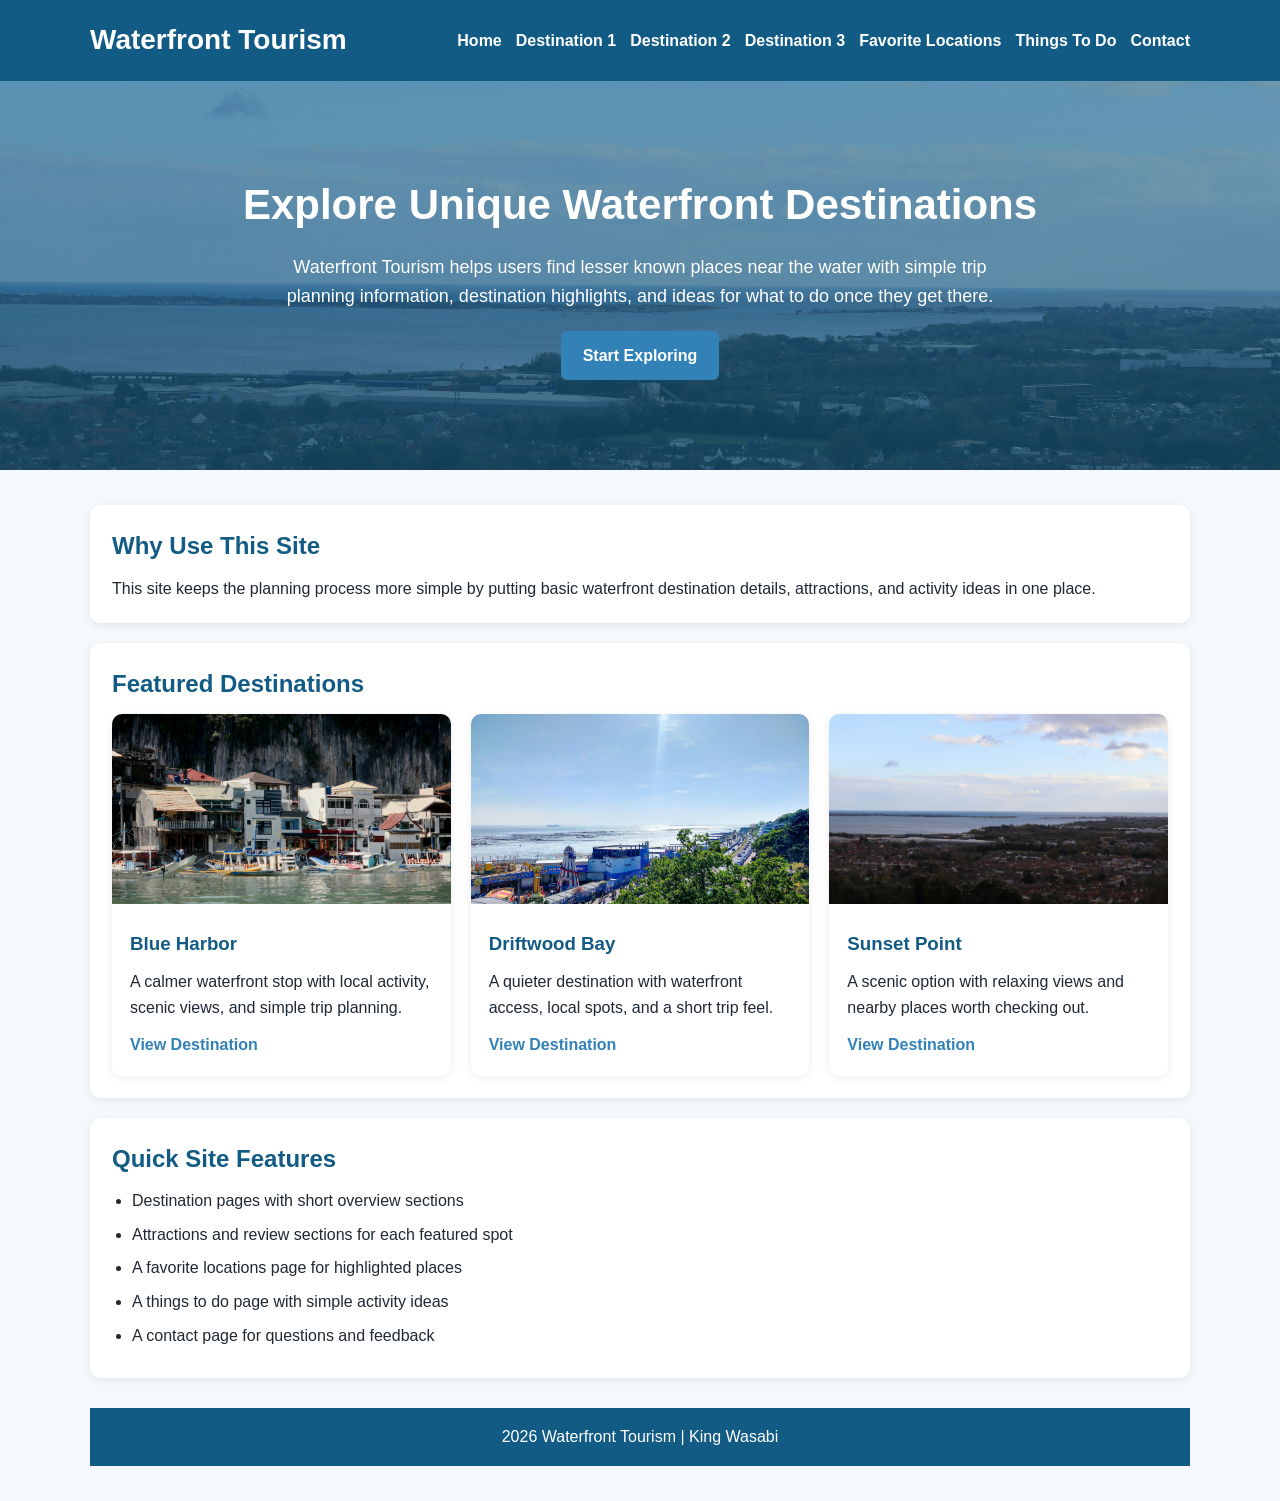
<file: index.html>
<!DOCTYPE html>
<html lang="en">
<head>
    <meta charset="UTF-8">
    <meta name="viewport" content="width=device-width, initial-scale=1.0">
    <title>Waterfront Tourism | Home</title>
    <link rel="stylesheet" href="css/styles.css">
</head>
<body>
    <header>
        <div class="container navbar">
            <div class="logo">Waterfront Tourism</div>
            <ul class="nav-links">
                <li><a href="index.html">Home</a></li>
                <li><a href="pages/destination1.html">Destination 1</a></li>
                <li><a href="pages/destination2.html">Destination 2</a></li>
                <li><a href="pages/destination3.html">Destination 3</a></li>
                <li><a href="pages/favorites.html">Favorite Locations</a></li>
                <li><a href="pages/things-to-do.html">Things To Do</a></li>
                <li><a href="pages/contact.html">Contact</a></li>
            </ul>
        </div>
    </header>

<section class="hero">
    <h1>Explore Unique Waterfront Destinations</h1>
    <p>
        Waterfront Tourism helps users find lesser known places near the water with simple trip
        planning information, destination highlights, and ideas for what to do once they get there.
    </p>
    <a href="pages/destination1.html" class="hero-button">Start Exploring</a>
</section>

<main class="container">
    <section class="section-box">
        <h2>Why Use This Site</h2>
        <p>
            This site keeps the planning process more simple by putting basic waterfront destination
            details, attractions, and activity ideas in one place.
        </p>
    </section>

    <section class="section-box">
        <h2>Featured Destinations</h2>
        <div class="card-grid">
            <div class="card">
                <img src="images/pexels-yogendras31.jpg" alt="Blue Harbor waterfront view">
                <div class="card-content">
                    <h3>Blue Harbor</h3>
                    <p>A calmer waterfront stop with local activity, scenic views, and simple trip planning.</p>
                    <a href="pages/destination1.html">View Destination</a>
                </div>
            </div>

            <div class="card">
                <img src="images/ryan-day.jpg" alt="Driftwood Bay waterfront view">
                <div class="card-content">
                    <h3>Driftwood Bay</h3>
                    <p>A quieter destination with waterfront access, local spots, and a short trip feel.</p>
                    <a href="pages/destination2.html">View Destination</a>
                </div>
            </div>

            <div class="card">
                <img src="images/tanya-barrow.jpg" alt="Sunset Point waterfront view">
                <div class="card-content">
                    <h3>Sunset Point</h3>
                    <p>A scenic option with relaxing views and nearby places worth checking out.</p>
                    <a href="pages/destination3.html">View Destination</a>
                </div>
            </div>
        </div>
    </section>

    <section class="section-box">
    <h2>Quick Site Features</h2>
    <ul class="info-list">
        <li>Destination pages with short overview sections</li>
        <li>Attractions and review sections for each featured spot</li>
        <li>A favorite locations page for highlighted places</li>
        <li>A things to do page with simple activity ideas</li>
        <li>A contact page for questions and feedback</li>
    </ul>
</section>

    <footer>
        <p>2026 Waterfront Tourism | King Wasabi</p>
    </footer>

    <script src="javascript/script.js"></script>
</body>
</html>
</file>
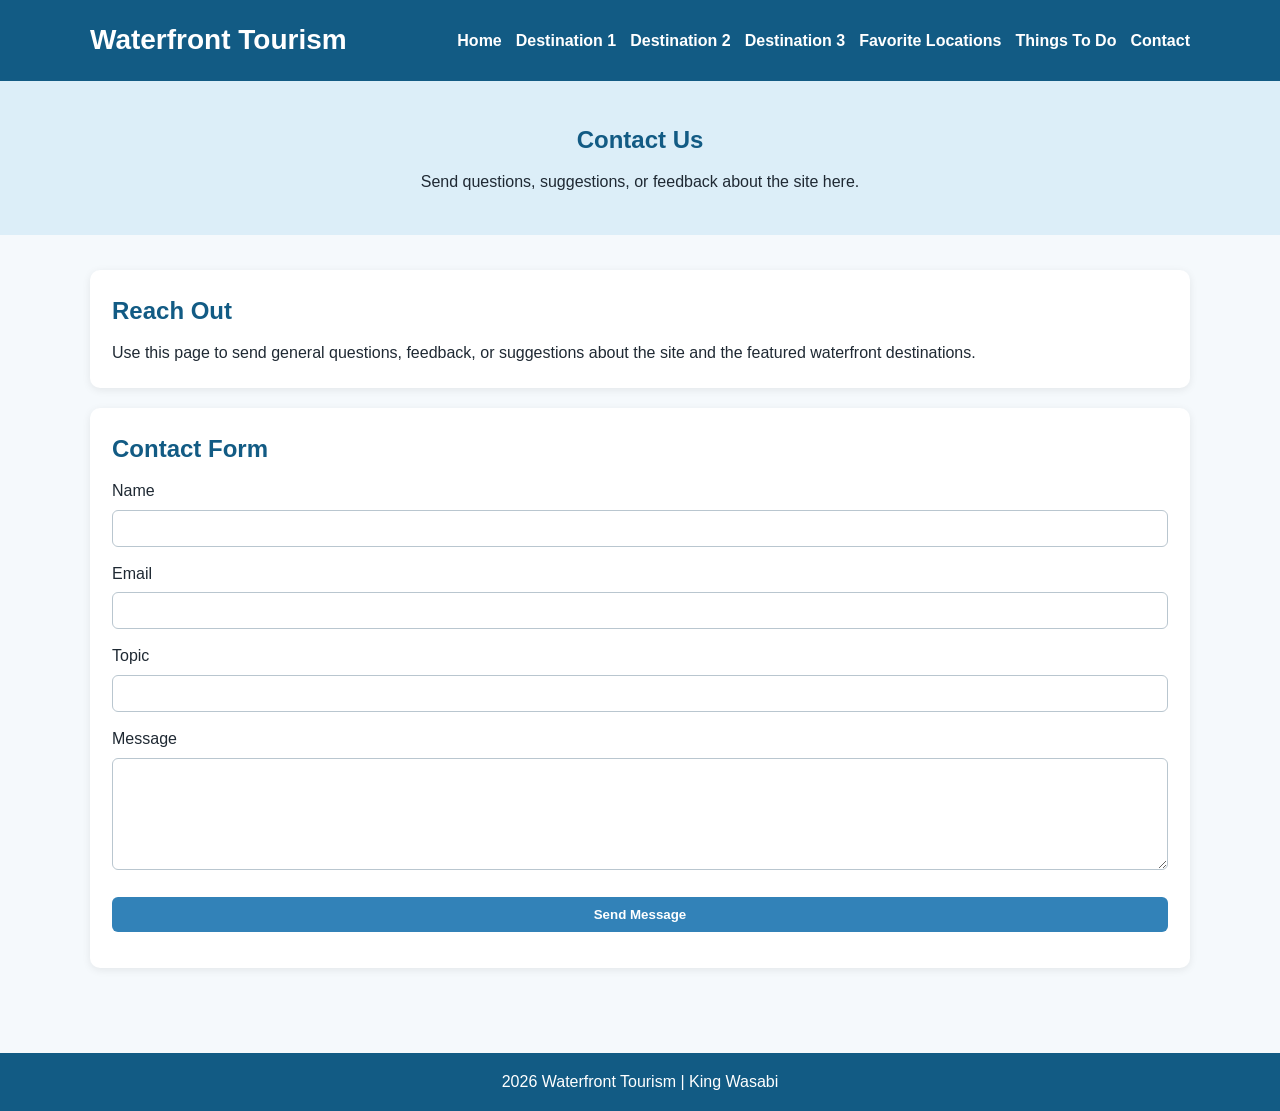
<file: pages/contact.html>
<!DOCTYPE html>
<html lang="en">
<head>
    <meta charset="UTF-8">
    <meta name="viewport" content="width=device-width, initial-scale=1.0">
    <title>Waterfront Tourism | Contact</title>
    <link rel="stylesheet" href="../css/styles.css">
</head>
<body>
    <header>
        <div class="container navbar">
            <div class="logo">Waterfront Tourism</div>
            <ul class="nav-links">
                <li><a href="../index.html">Home</a></li>
                <li><a href="destination1.html">Destination 1</a></li>
                <li><a href="destination2.html">Destination 2</a></li>
                <li><a href="destination3.html">Destination 3</a></li>
                <li><a href="favorites.html">Favorite Locations</a></li>
                <li><a href="things-to-do.html">Things To Do</a></li>
                <li><a href="contact.html">Contact</a></li>
            </ul>
        </div>
    </header>

    <section class="banner">
    <h1>Contact Us</h1>
    <p>Send questions, suggestions, or feedback about the site here.</p>
</section>

<main class="container">
    <section class="section-box">
    <h2>Reach Out</h2>
    <p>
        Use this page to send general questions, feedback, or suggestions about the site
        and the featured waterfront destinations.
    </p>
</section>

    <section class="section-box">
        <h2>Contact Form</h2>
        <form>
            <label for="name">Name</label>
            <input type="text" id="name" name="name" required>

            <label for="email">Email</label>
            <input type="email" id="email" name="email" required>

            <label for="topic">Topic</label>
            <input type="text" id="topic" name="topic" required>

            <label for="message">Message</label>
            <textarea id="message" name="message" rows="6" required></textarea>

            <button type="submit">Send Message</button>
        </form>
    </section>
</main>

    <footer>
        <p>2026 Waterfront Tourism | King Wasabi</p>
    </footer>

    <script src="../javascript/script.js"></script>
</body>
</html>
</file>
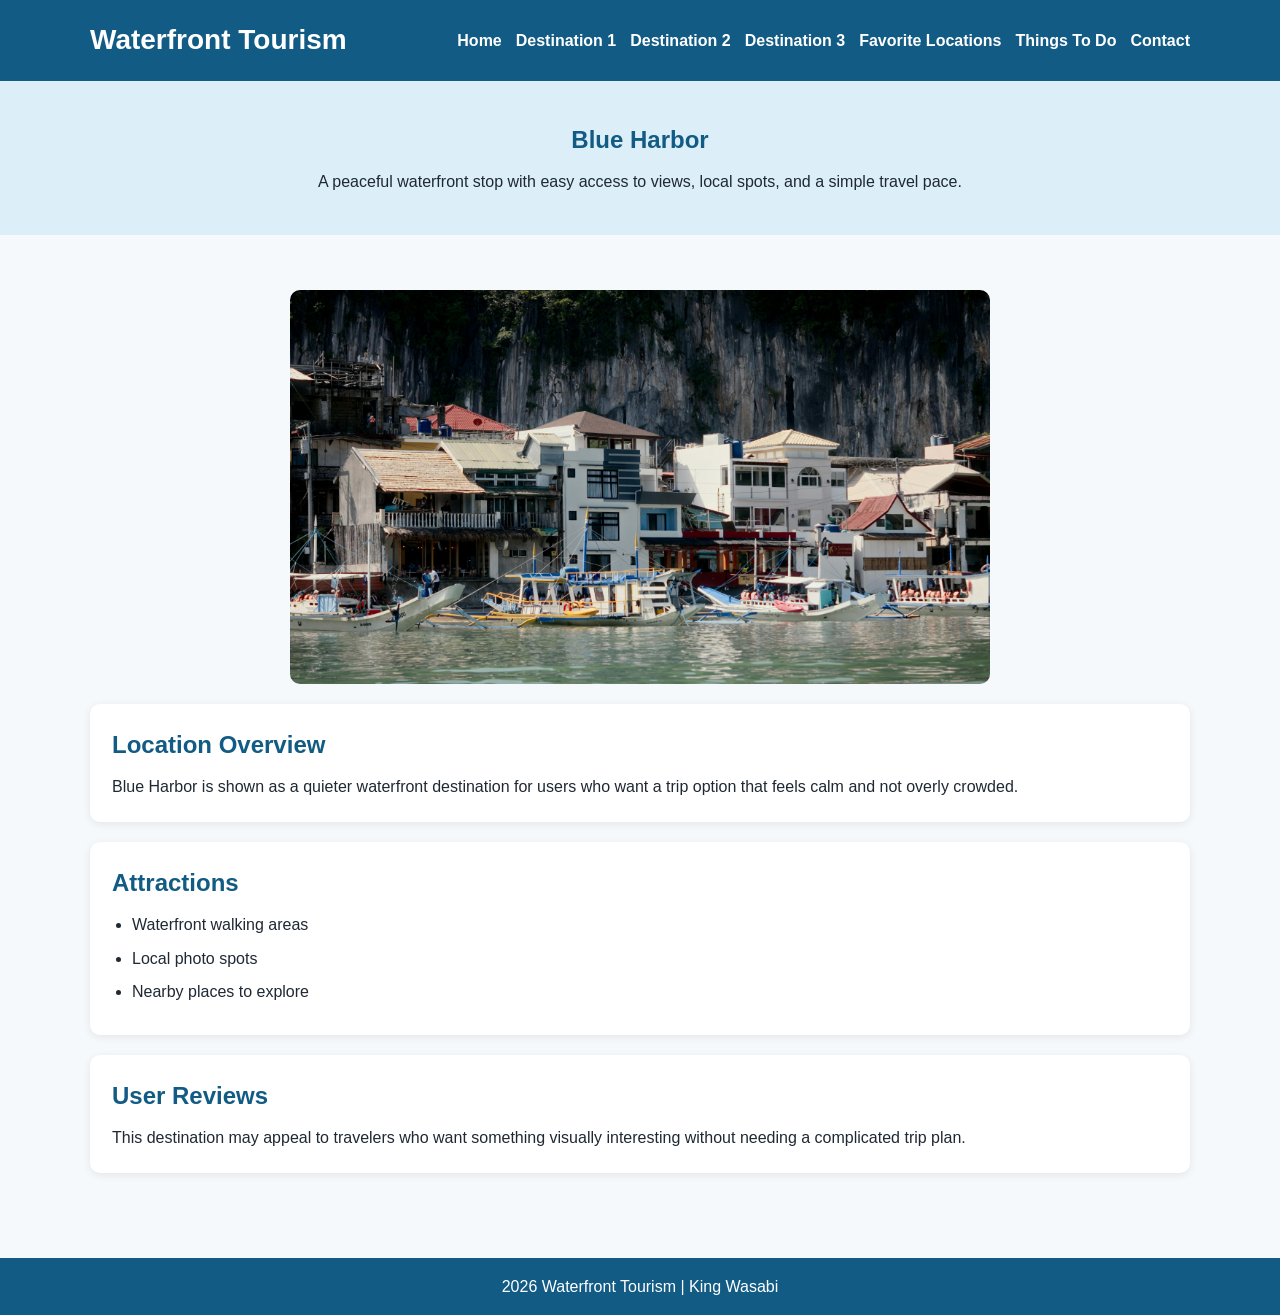
<file: pages/destination1.html>
<!DOCTYPE html>
<html lang="en">
<head>
    <meta charset="UTF-8">
    <meta name="viewport" content="width=device-width, initial-scale=1.0">
    <title>Waterfront Tourism | Destination 1</title>
    <link rel="stylesheet" href="../css/styles.css">
</head>
<body>
    <header>
        <div class="container navbar">
            <div class="logo">Waterfront Tourism</div>
            <ul class="nav-links">
                <li><a href="../index.html">Home</a></li>
                <li><a href="destination1.html">Destination 1</a></li>
                <li><a href="destination2.html">Destination 2</a></li>
                <li><a href="destination3.html">Destination 3</a></li>
                <li><a href="favorites.html">Favorite Locations</a></li>
                <li><a href="things-to-do.html">Things To Do</a></li>
                <li><a href="contact.html">Contact</a></li>
            </ul>
        </div>
    </header>

   <section class="banner">
    <h1>Blue Harbor</h1>
    <p>A peaceful waterfront stop with easy access to views, local spots, and a simple travel pace.</p>
</section>

<main class="container">
    <img class="page-image" src="../images/pexels-yogendras31.jpg" alt="Blue Harbor waterfront view">

    <section class="section-box">
        <h2>Location Overview</h2>
        <p>
            Blue Harbor is shown as a quieter waterfront destination for users who want a trip option
            that feels calm and not overly crowded.
        </p>
    </section>

    <section class="section-box">
        <h2>Attractions</h2>
        <ul class="info-list">
            <li>Waterfront walking areas</li>
            <li>Local photo spots</li>
            <li>Nearby places to explore</li>
        </ul>
    </section>

    <section class="section-box">
        <h2>User Reviews</h2>
        <p>
            This destination may appeal to travelers who want something visually interesting without
            needing a complicated trip plan.
        </p>
    </section>
</main>

    <footer>
        <p>2026 Waterfront Tourism | King Wasabi</p>
    </footer>

    <script src="../javascript/script.js"></script>
</body>
</html>
</file>
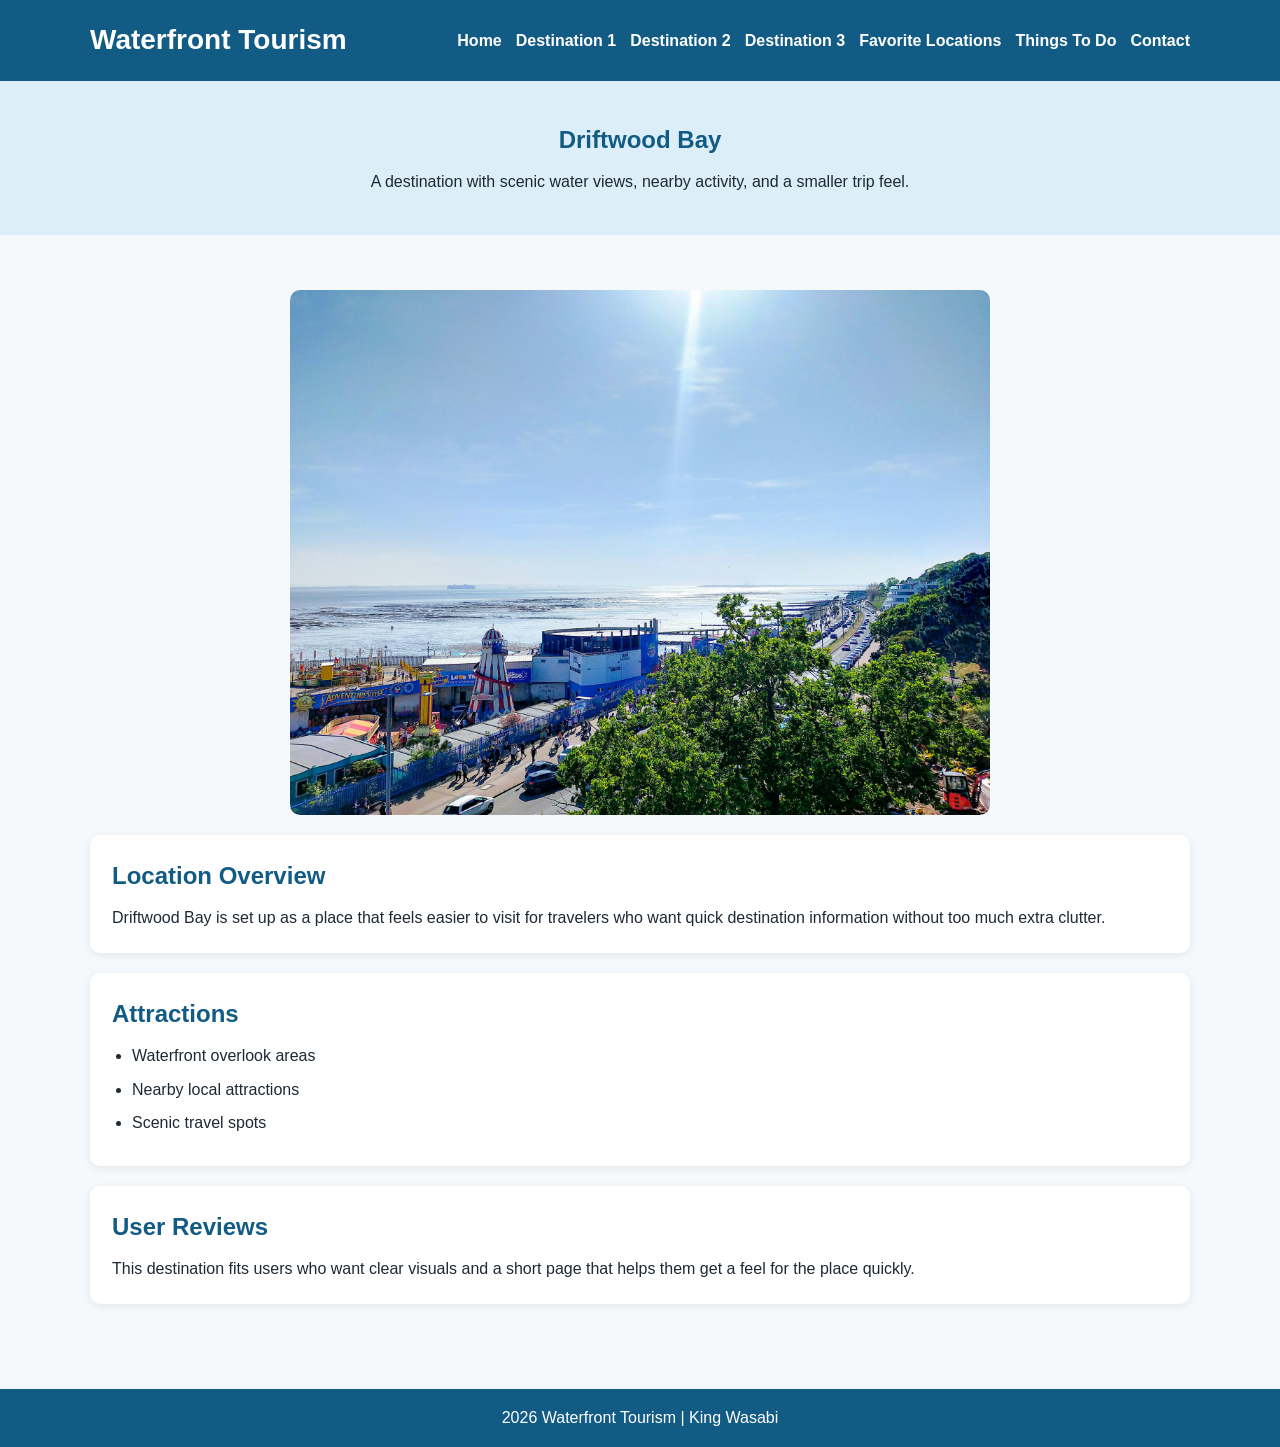
<file: pages/destination2.html>
<!DOCTYPE html>
<html lang="en">
<head>
    <meta charset="UTF-8">
    <meta name="viewport" content="width=device-width, initial-scale=1.0">
    <title>Waterfront Tourism | Destination 2</title>
    <link rel="stylesheet" href="../css/styles.css">
</head>
<body>
    <header>
        <div class="container navbar">
            <div class="logo">Waterfront Tourism</div>
            <ul class="nav-links">
                <li><a href="../index.html">Home</a></li>
                <li><a href="destination1.html">Destination 1</a></li>
                <li><a href="destination2.html">Destination 2</a></li>
                <li><a href="destination3.html">Destination 3</a></li>
                <li><a href="favorites.html">Favorite Locations</a></li>
                <li><a href="things-to-do.html">Things To Do</a></li>
                <li><a href="contact.html">Contact</a></li>
            </ul>
        </div>
    </header>

    <section class="banner">
    <h1>Driftwood Bay</h1>
    <p>A destination with scenic water views, nearby activity, and a smaller trip feel.</p>
</section>

<main class="container">
    <img class="page-image" src="../images/ryan-day.jpg" alt="Driftwood Bay waterfront view">

    <section class="section-box">
        <h2>Location Overview</h2>
        <p>
            Driftwood Bay is set up as a place that feels easier to visit for travelers who want
            quick destination information without too much extra clutter.
        </p>
    </section>

    <section class="section-box">
        <h2>Attractions</h2>
        <ul class="info-list">
            <li>Waterfront overlook areas</li>
            <li>Nearby local attractions</li>
            <li>Scenic travel spots</li>
        </ul>
    </section>

    <section class="section-box">
        <h2>User Reviews</h2>
        <p>
            This destination fits users who want clear visuals and a short page that helps them get a feel
            for the place quickly.
        </p>
    </section>
</main>

    <footer>
        <p>2026 Waterfront Tourism | King Wasabi</p>
    </footer>

    <script src="../javascript/script.js"></script>
</body>
</html>
</file>
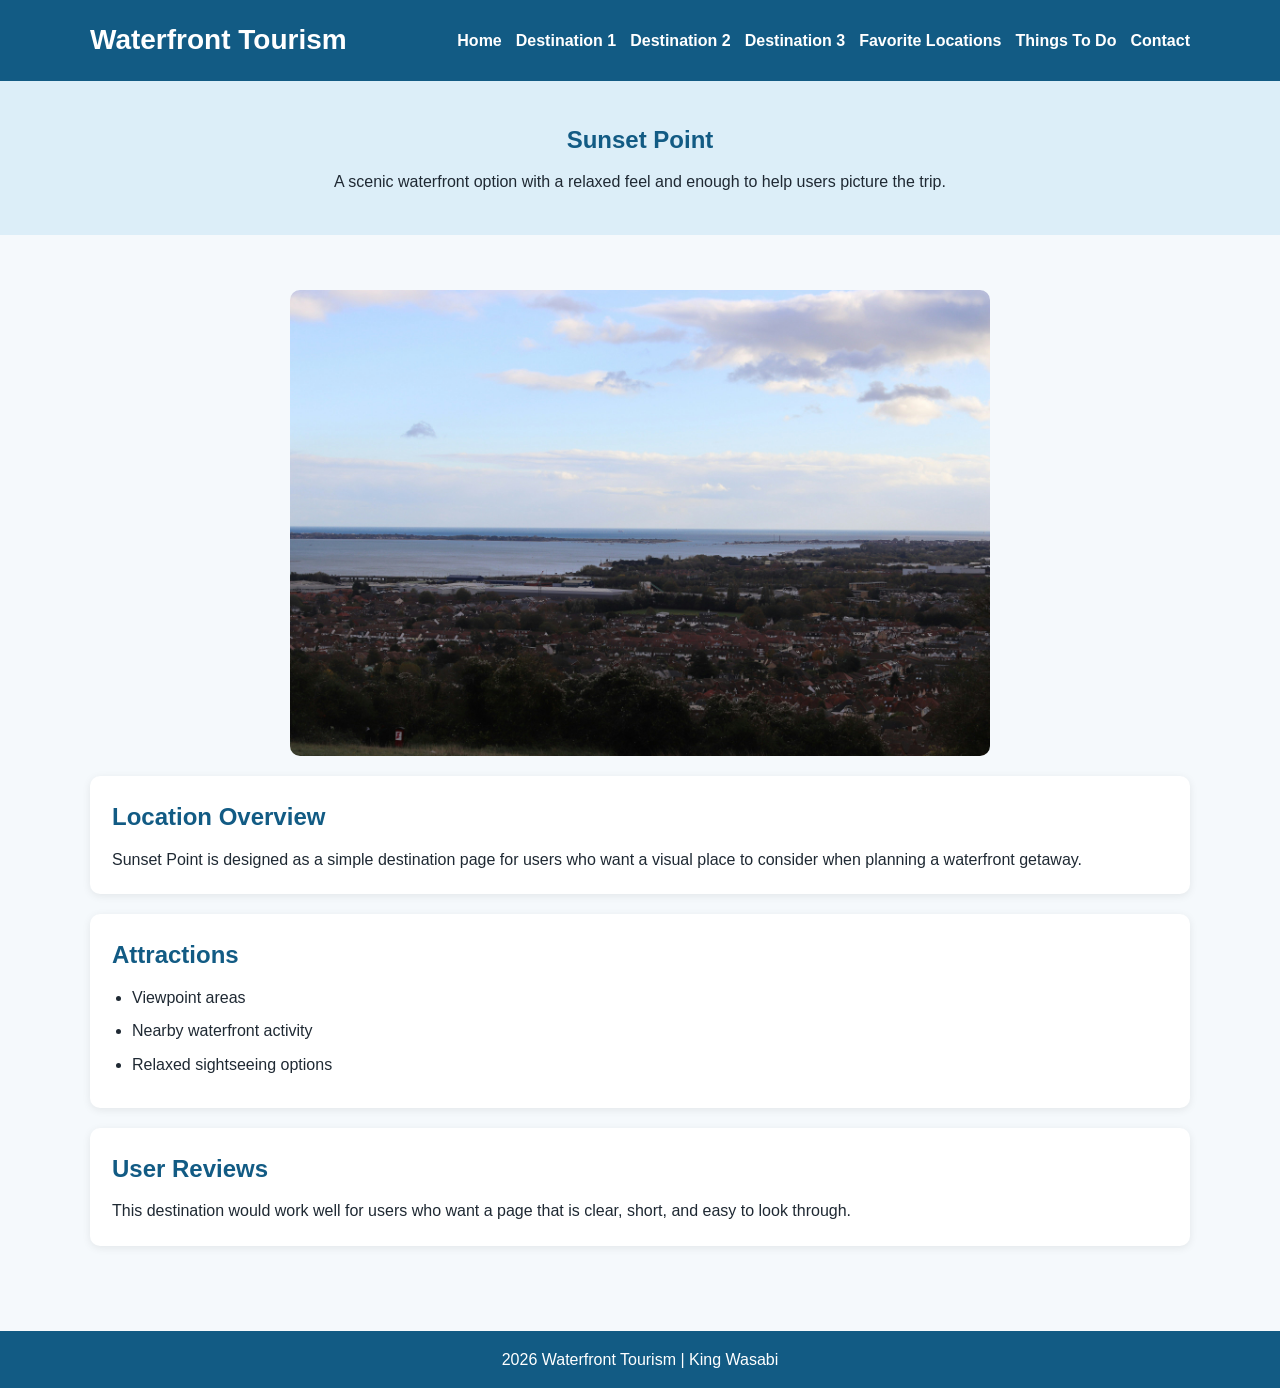
<file: pages/destination3.html>
<!DOCTYPE html>
<html lang="en">
<head>
    <meta charset="UTF-8">
    <meta name="viewport" content="width=device-width, initial-scale=1.0">
    <title>Waterfront Tourism | Destination 3</title>
    <link rel="stylesheet" href="../css/styles.css">
</head>
<body>
    <header>
        <div class="container navbar">
            <div class="logo">Waterfront Tourism</div>
            <ul class="nav-links">
                <li><a href="../index.html">Home</a></li>
                <li><a href="destination1.html">Destination 1</a></li>
                <li><a href="destination2.html">Destination 2</a></li>
                <li><a href="destination3.html">Destination 3</a></li>
                <li><a href="favorites.html">Favorite Locations</a></li>
                <li><a href="things-to-do.html">Things To Do</a></li>
                <li><a href="contact.html">Contact</a></li>
            </ul>
        </div>
    </header>

    <section class="banner">
    <h1>Sunset Point</h1>
    <p>A scenic waterfront option with a relaxed feel and enough to help users picture the trip.</p>
</section>

<main class="container">
    <img class="page-image" src="../images/tanya-barrow.jpg" alt="Sunset Point waterfront view">

    <section class="section-box">
        <h2>Location Overview</h2>
        <p>
            Sunset Point is designed as a simple destination page for users who want a visual place
            to consider when planning a waterfront getaway.
        </p>
    </section>

    <section class="section-box">
        <h2>Attractions</h2>
        <ul class="info-list">
            <li>Viewpoint areas</li>
            <li>Nearby waterfront activity</li>
            <li>Relaxed sightseeing options</li>
        </ul>
    </section>

    <section class="section-box">
        <h2>User Reviews</h2>
        <p>
            This destination would work well for users who want a page that is clear, short, and easy
            to look through.
        </p>
    </section>
</main>

    <footer>
        <p>2026 Waterfront Tourism | King Wasabi</p>
    </footer>

    <script src="../javascript/script.js"></script>
</body>
</html>
</file>
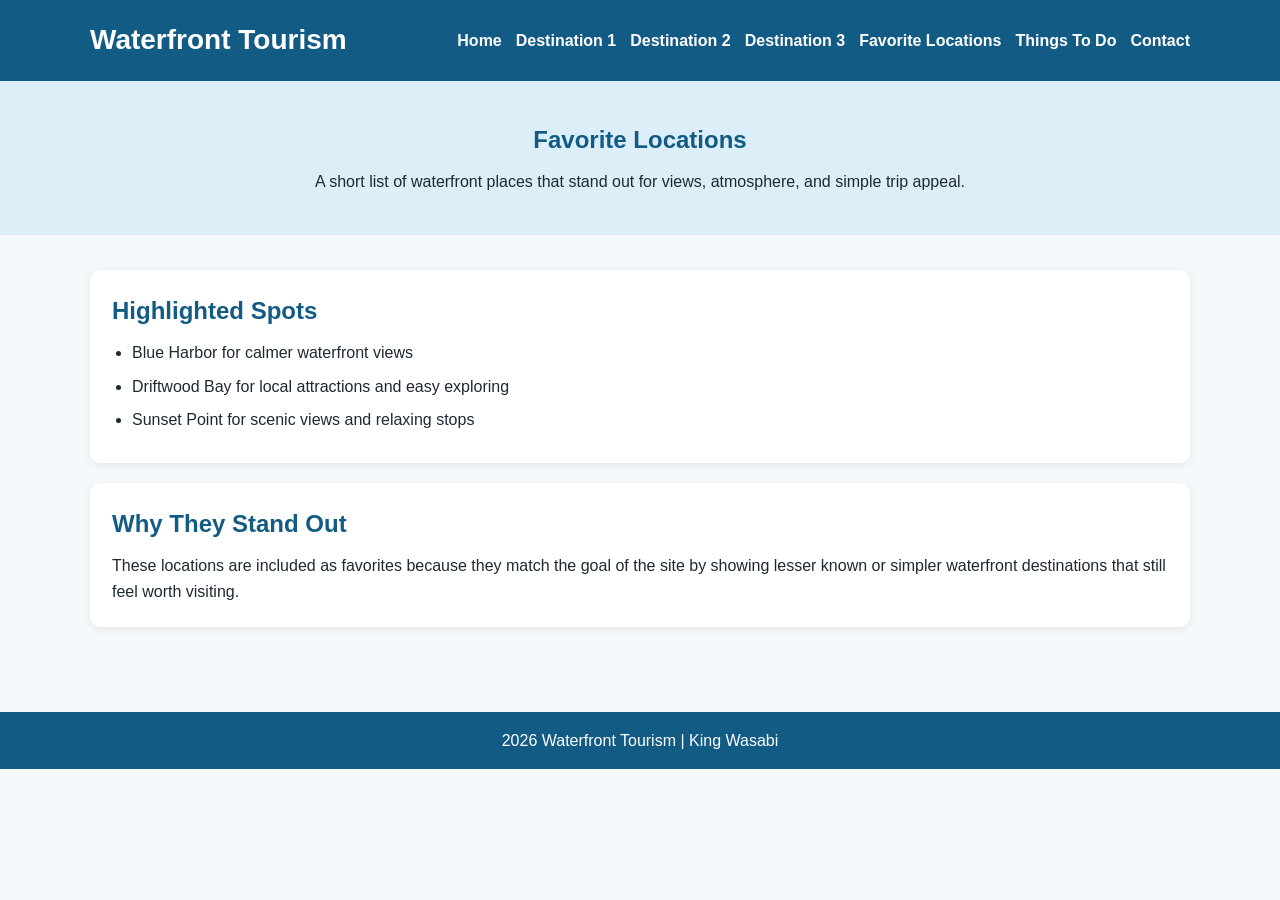
<file: pages/favorites.html>
<!DOCTYPE html>
<html lang="en">
<head>
    <meta charset="UTF-8">
    <meta name="viewport" content="width=device-width, initial-scale=1.0">
    <title>Waterfront Tourism | Favorite Locations</title>
    <link rel="stylesheet" href="../css/styles.css">
</head>
<body>
    <header>
        <div class="container navbar">
            <div class="logo">Waterfront Tourism</div>
            <ul class="nav-links">
                <li><a href="../index.html">Home</a></li>
                <li><a href="destination1.html">Destination 1</a></li>
                <li><a href="destination2.html">Destination 2</a></li>
                <li><a href="destination3.html">Destination 3</a></li>
                <li><a href="favorites.html">Favorite Locations</a></li>
                <li><a href="things-to-do.html">Things To Do</a></li>
                <li><a href="contact.html">Contact</a></li>
            </ul>
        </div>
    </header>

    <section class="banner">
    <h1>Favorite Locations</h1>
    <p>A short list of waterfront places that stand out for views, atmosphere, and simple trip appeal.</p>
</section>

<main class="container">
    <section class="section-box">
        <h2>Highlighted Spots</h2>
        <ul class="info-list">
            <li>Blue Harbor for calmer waterfront views</li>
            <li>Driftwood Bay for local attractions and easy exploring</li>
            <li>Sunset Point for scenic views and relaxing stops</li>
        </ul>
    </section>

    <section class="section-box">
        <h2>Why They Stand Out</h2>
        <p>
            These locations are included as favorites because they match the goal of the site by
            showing lesser known or simpler waterfront destinations that still feel worth visiting.
        </p>
    </section>
</main>

    <footer>
        <p>2026 Waterfront Tourism | King Wasabi</p>
    </footer>

    <script src="../javascript/script.js"></script>
</body>
</html>
</file>
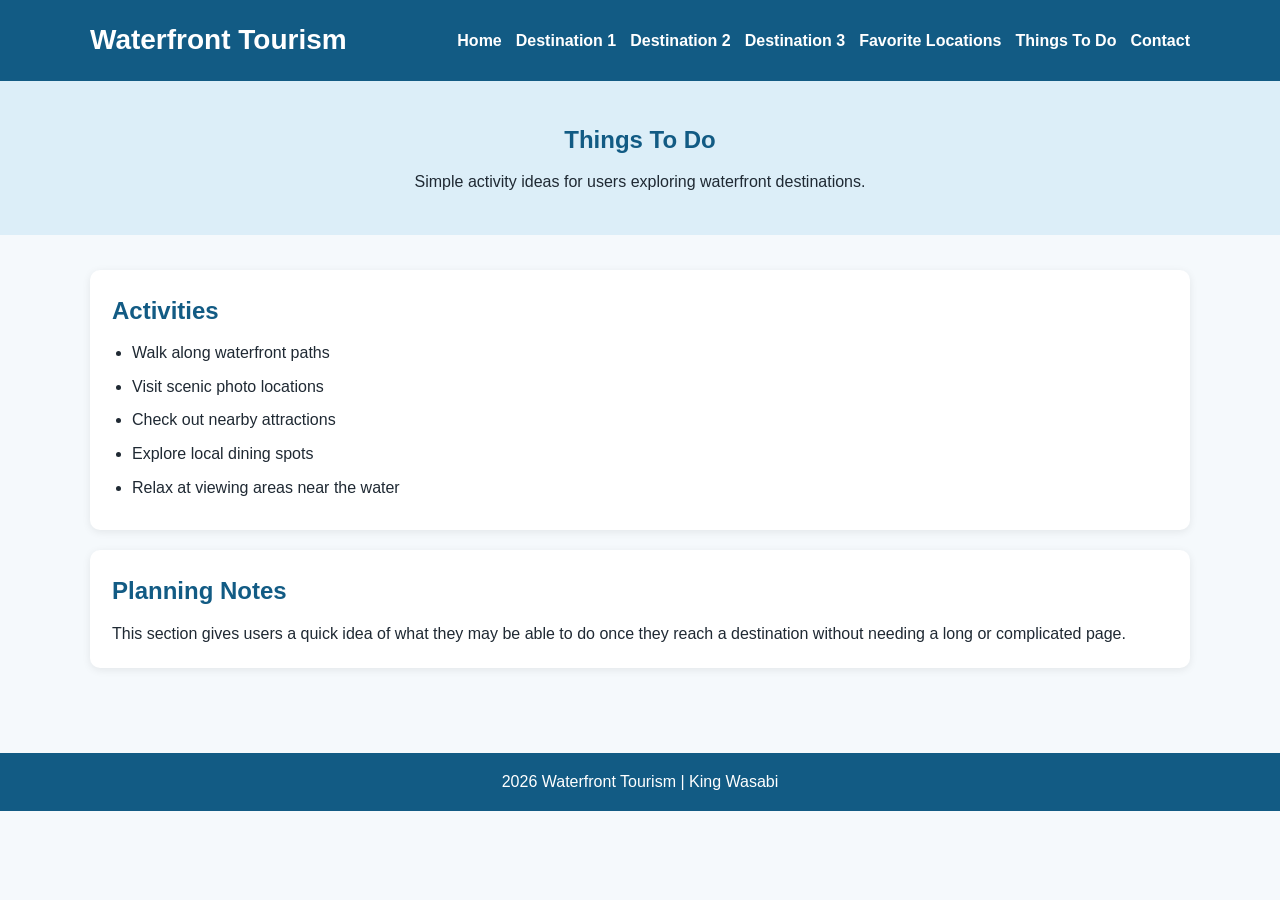
<file: pages/things-to-do.html>
<!DOCTYPE html>
<html lang="en">
<head>
    <meta charset="UTF-8">
    <meta name="viewport" content="width=device-width, initial-scale=1.0">
    <title>Waterfront Tourism | Things To Do</title>
    <link rel="stylesheet" href="../css/styles.css">
</head>
<body>
    <header>
        <div class="container navbar">
            <div class="logo">Waterfront Tourism</div>
            <ul class="nav-links">
                <li><a href="../index.html">Home</a></li>
                <li><a href="destination1.html">Destination 1</a></li>
                <li><a href="destination2.html">Destination 2</a></li>
                <li><a href="destination3.html">Destination 3</a></li>
                <li><a href="favorites.html">Favorite Locations</a></li>
                <li><a href="things-to-do.html">Things To Do</a></li>
                <li><a href="contact.html">Contact</a></li>
            </ul>
        </div>
    </header>

    <section class="banner">
    <h1>Things To Do</h1>
    <p>Simple activity ideas for users exploring waterfront destinations.</p>
</section>

<main class="container">
    <section class="section-box">
        <h2>Activities</h2>
        <ul class="info-list">
            <li>Walk along waterfront paths</li>
            <li>Visit scenic photo locations</li>
            <li>Check out nearby attractions</li>
            <li>Explore local dining spots</li>
            <li>Relax at viewing areas near the water</li>
        </ul>
    </section>

    <section class="section-box">
        <h2>Planning Notes</h2>
        <p>
            This section gives users a quick idea of what they may be able to do once they reach
            a destination without needing a long or complicated page.
        </p>
    </section>
</main>

    <footer>
        <p>2026 Waterfront Tourism | King Wasabi</p>
    </footer>

    <script src="../javascript/script.js"></script>
</body>
</html>
</file>
<file: css/styles.css>
* {
    box-sizing: border-box;
    margin: 0;
    padding: 0;
    font-family: Arial, sans-serif;
}

body {
    background-color: #f5f9fc;
    color: #1f2933;
    line-height: 1.6;
}

header {
    background-color: #125b84;
    color: white;
    padding: 18px 0;
}

.container {
    width: 90%;
    max-width: 1100px;
    margin: 0 auto;
}

.navbar {
    display: flex;
    justify-content: space-between;
    align-items: center;
    gap: 20px;
    flex-wrap: wrap;
}

.logo {
    font-size: 28px;
    font-weight: bold;
}

.nav-links {
    list-style: none;
    display: flex;
    gap: 14px;
    flex-wrap: wrap;
}

.nav-links a {
    color: white;
    text-decoration: none;
    font-weight: bold;
}

.nav-links a:hover {
    text-decoration: underline;
}

.banner {
    background-color: #dceef8;
    text-align: center;
    padding: 40px 20px;
}

.banner h1 {
    color: #125b84;
    margin-bottom: 10px;
}

main {
    padding: 35px 0;
}

.section-box {
    background-color: white;
    padding: 22px;
    margin-bottom: 20px;
    border-radius: 10px;
    box-shadow: 0 2px 8px rgba(0, 0, 0, 0.08);
}

.section-box h2 {
    color: #125b84;
    margin-bottom: 10px;
}

form input,
form textarea,
form button {
    width: 100%;
    padding: 10px;
    margin-top: 6px;
    margin-bottom: 14px;
    border: 1px solid #b9c6cf;
    border-radius: 6px;
}

form button {
    background-color: #3282b8;
    color: white;
    border: none;
    cursor: pointer;
    font-weight: bold;
}

form button:hover {
    background-color: #26678f;
}

footer {
    background-color: #125b84;
    color: white;
    text-align: center;
    padding: 16px 10px;
    margin-top: 30px;
}

.hero {
    background-image: linear-gradient(rgba(18, 91, 132, 0.6), rgba(18, 91, 132, 0.6)),
        url("../images/tanya-barrow.jpg");
    background-size: cover;
    background-position: center;
    color: white;
    text-align: center;
    padding: 90px 20px;
}

.hero h1 {
    font-size: 42px;
    margin-bottom: 15px;
}

.hero p {
    max-width: 750px;
    margin: 0 auto 20px;
    font-size: 18px;
}

.hero-button {
    display: inline-block;
    background-color: #3282b8;
    color: white;
    text-decoration: none;
    padding: 12px 22px;
    border-radius: 6px;
    font-weight: bold;
}

.hero-button:hover {
    background-color: #26678f;
}

.card-grid {
    display: grid;
    grid-template-columns: repeat(auto-fit, minmax(250px, 1fr));
    gap: 20px;
}

.card {
    background-color: white;
    border-radius: 10px;
    overflow: hidden;
    box-shadow: 0 2px 8px rgba(0, 0, 0, 0.08);
}

.card img {
    width: 100%;
    height: 190px;
    object-fit: cover;
}

.card-content {
    padding: 18px;
}

.card-content h3 {
    color: #125b84;
    margin-bottom: 10px;
}

.card-content p {
    margin-bottom: 12px;
}

.card-content a {
    color: #3282b8;
    text-decoration: none;
    font-weight: bold;
}

.card-content a:hover {
    text-decoration: underline;
}

.info-list {
    padding-left: 20px;
    margin-top: 10px;
}

.info-list li {
    margin-bottom: 8px;
}

.page-image {
    width: 100%;
    max-width: 700px;
    display: block;
    margin: 20px auto;
    border-radius: 10px;
}
</file>
